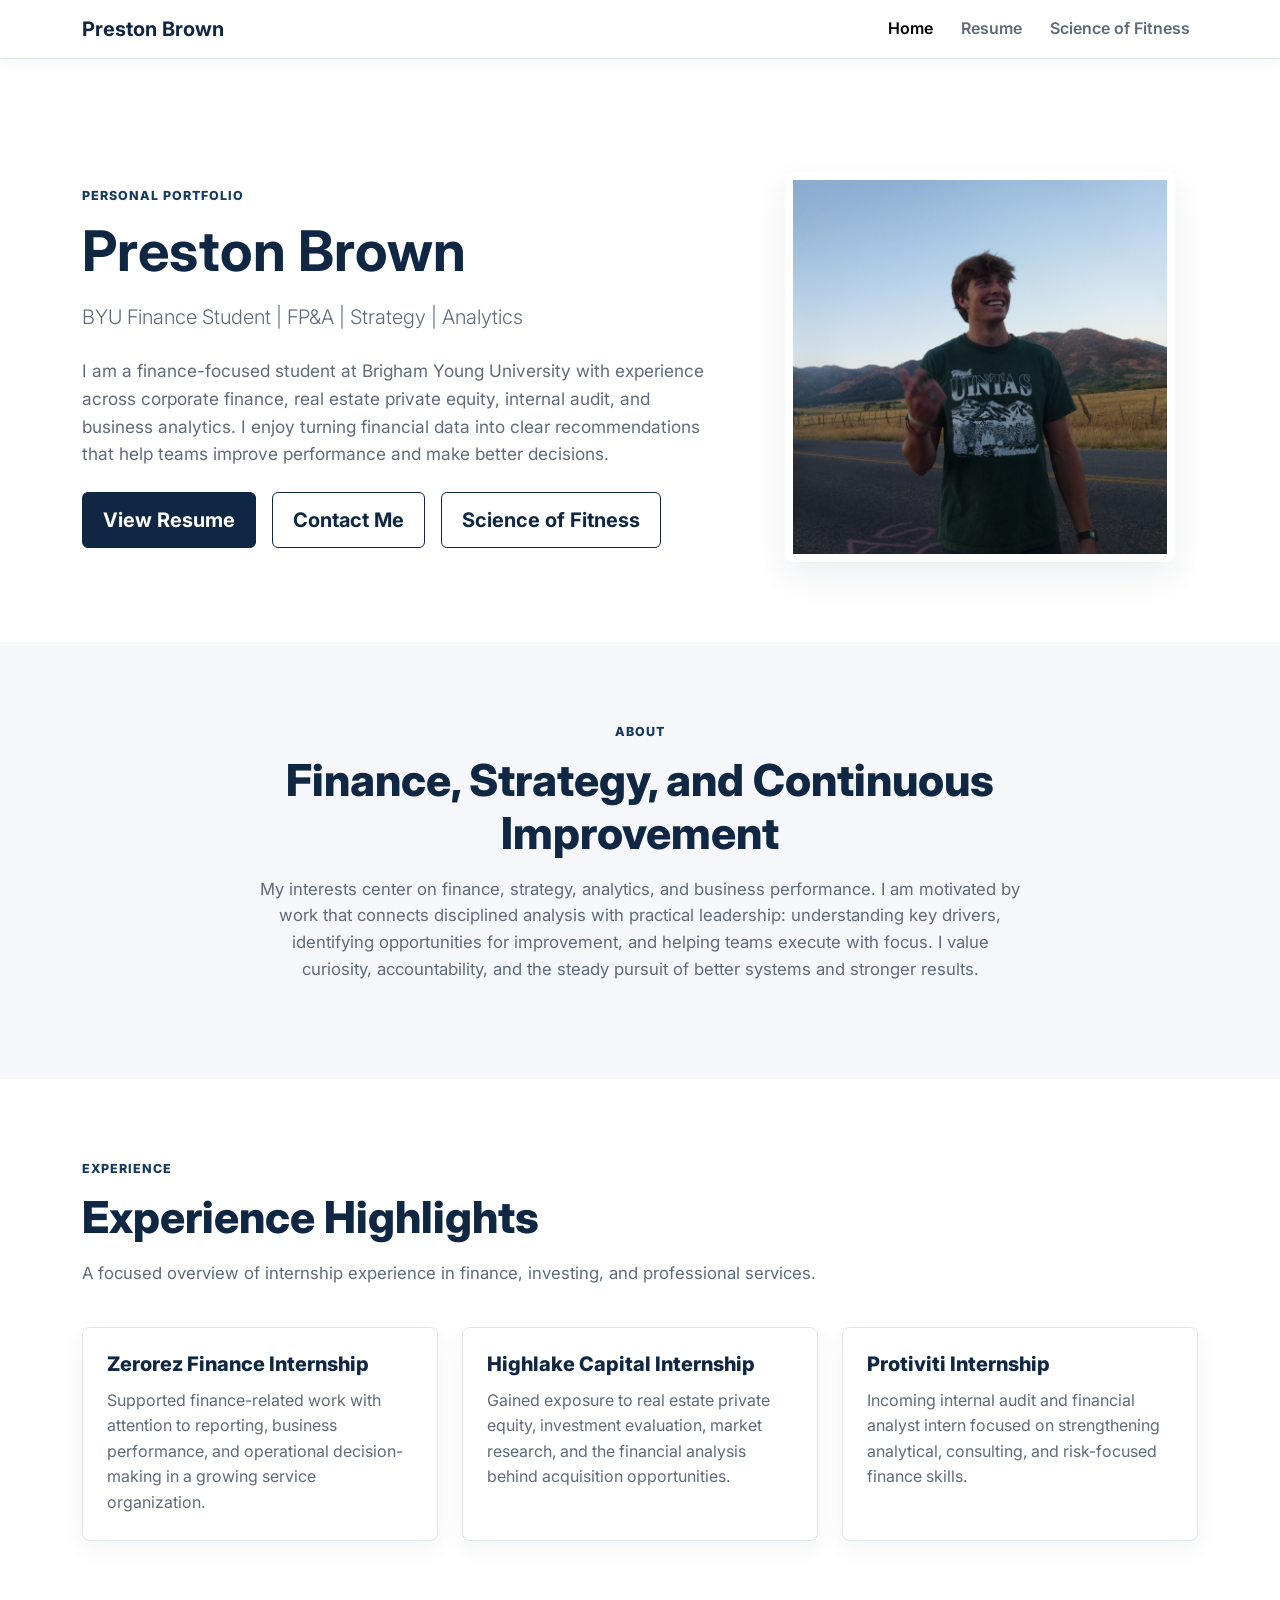
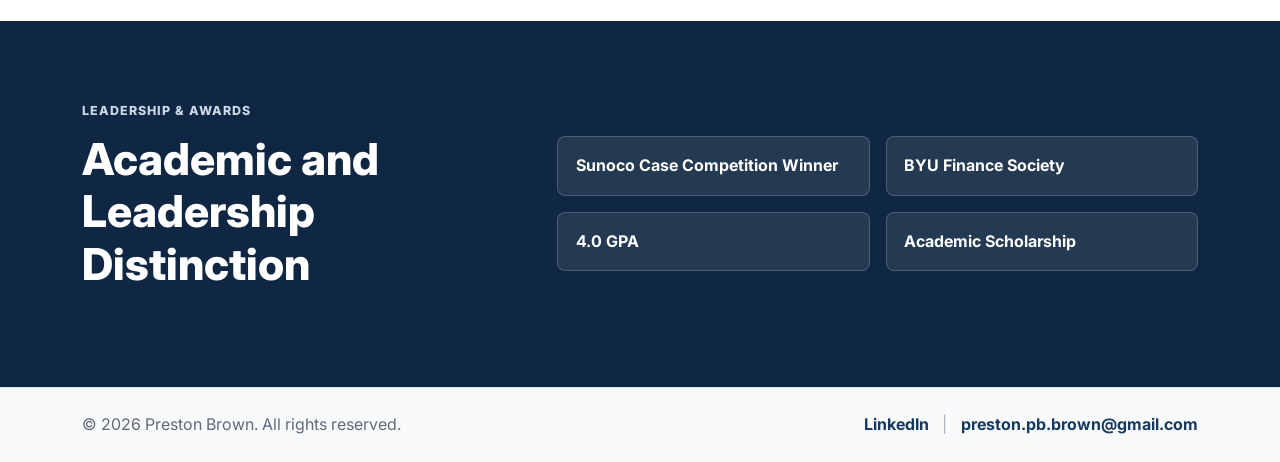
<file: index.html>
<!DOCTYPE html>
<html lang="en">
<head>
  <meta charset="UTF-8">
  <meta name="viewport" content="width=device-width, initial-scale=1.0">
  <meta name="description" content="Preston Brown is a BYU finance student focused on FP&A, strategy, analytics, and business performance.">
  <title>Preston Brown | BYU Finance Student</title>

  <!-- Google Font: Inter -->
  <link rel="preconnect" href="https://fonts.googleapis.com">
  <link rel="preconnect" href="https://fonts.gstatic.com" crossorigin>
  <link href="https://fonts.googleapis.com/css2?family=Inter:wght@400;500;600;700;800&display=swap" rel="stylesheet">

  <!-- Bootstrap 5 CSS -->
  <link href="https://cdn.jsdelivr.net/npm/bootstrap@5.3.3/dist/css/bootstrap.min.css" rel="stylesheet">

  <!-- Shared site stylesheet -->
  <link rel="stylesheet" href="css/styles.css">
</head>
<body>
  <!-- Main navigation -->
  <nav class="navbar navbar-expand-lg navbar-light bg-white fixed-top site-navbar">
    <div class="container">
      <a class="navbar-brand fw-bold" href="index.html">Preston Brown</a>
      <button class="navbar-toggler" type="button" data-bs-toggle="collapse" data-bs-target="#mainNav" aria-controls="mainNav" aria-expanded="false" aria-label="Toggle navigation">
        <span class="navbar-toggler-icon"></span>
      </button>

      <div class="collapse navbar-collapse" id="mainNav">
        <ul class="navbar-nav ms-auto">
          <li class="nav-item">
            <a class="nav-link active" aria-current="page" href="index.html">Home</a>
          </li>
          <li class="nav-item">
            <a class="nav-link" href="resume.html">Resume</a>
          </li>
          <li class="nav-item">
            <a class="nav-link" href="scratch/scratch.html">Science of Fitness</a>
          </li>
        </ul>
      </div>
    </div>
  </nav>

  <main>
    <!-- Hero section -->
    <section class="hero-section">
      <div class="container">
        <div class="row align-items-center g-5">
          <div class="col-lg-7">
            <p class="eyebrow">Personal Portfolio</p>
            <h1 class="display-4 fw-bold text-navy mb-3">Preston Brown</h1>
            <p class="lead text-slate mb-4">BYU Finance Student | FP&amp;A | Strategy | Analytics</p>
            <p class="hero-copy mb-4">
              I am a finance-focused student at Brigham Young University with experience across corporate finance,
              real estate private equity, internal audit, and business analytics. I enjoy turning financial data into
              clear recommendations that help teams improve performance and make better decisions.
            </p>
            <div class="d-flex flex-column flex-sm-row gap-3">
              <a class="btn btn-primary btn-lg" href="resume.html">View Resume</a>
              <a class="btn btn-outline-primary btn-lg" href="mailto:preston.pb.brown@gmail.com">Contact Me</a>
              <a class="btn btn-outline-primary btn-lg" href="scratch/scratch.html">Science of Fitness</a>
            </div>
          </div>
          <div class="col-lg-5 text-center">
            <img class="profile-photo img-fluid" src="assets/images/profile_photo.JPG" alt="Professional headshot of Preston Brown">
          </div>
        </div>
      </div>
    </section>

    <!-- About section -->
    <section class="section-padding bg-light-soft">
      <div class="container">
        <div class="row justify-content-center">
          <div class="col-lg-9 text-center">
            <p class="eyebrow">About</p>
            <h2 class="section-title">Finance, Strategy, and Continuous Improvement</h2>
            <p class="section-copy mx-auto">
              My interests center on finance, strategy, analytics, and business performance. I am motivated by work
              that connects disciplined analysis with practical leadership: understanding key drivers, identifying
              opportunities for improvement, and helping teams execute with focus. I value curiosity, accountability,
              and the steady pursuit of better systems and stronger results.
            </p>
          </div>
        </div>
      </div>
    </section>

    <!-- Experience highlights section -->
    <section class="section-padding">
      <div class="container">
        <div class="row mb-4">
          <div class="col-lg-8">
            <p class="eyebrow">Experience</p>
            <h2 class="section-title">Experience Highlights</h2>
            <p class="section-copy">
              A focused overview of internship experience in finance, investing, and professional services.
            </p>
          </div>
        </div>

        <div class="row g-4">
          <div class="col-md-6 col-lg-4">
            <article class="card h-100 highlight-card">
              <div class="card-body">
                <h3 class="card-title h5">Zerorez Finance Internship</h3>
                <p class="card-text">
                  Supported finance-related work with attention to reporting, business performance, and operational
                  decision-making in a growing service organization.
                </p>
              </div>
            </article>
          </div>

          <div class="col-md-6 col-lg-4">
            <article class="card h-100 highlight-card">
              <div class="card-body">
                <h3 class="card-title h5">Highlake Capital Internship</h3>
                <p class="card-text">
                  Gained exposure to real estate private equity, investment evaluation, market research, and the
                  financial analysis behind acquisition opportunities.
                </p>
              </div>
            </article>
          </div>

          <div class="col-md-6 col-lg-4">
            <article class="card h-100 highlight-card">
              <div class="card-body">
                <h3 class="card-title h5">Protiviti Internship</h3>
                <p class="card-text">
                  Incoming internal audit and financial analyst intern focused on strengthening analytical,
                  consulting, and risk-focused finance skills.
                </p>
              </div>
            </article>
          </div>
        </div>
      </div>
    </section>

    <!-- Leadership and awards section -->
    <section class="section-padding bg-navy text-white">
      <div class="container">
        <div class="row align-items-center g-4">
          <div class="col-lg-5">
            <p class="eyebrow eyebrow-light">Leadership &amp; Awards</p>
            <h2 class="section-title text-white">Academic and Leadership Distinction</h2>
          </div>
          <div class="col-lg-7">
            <div class="row g-3">
              <div class="col-sm-6">
                <div class="award-item">Sunoco Case Competition Winner</div>
              </div>
              <div class="col-sm-6">
                <div class="award-item">BYU Finance Society</div>
              </div>
              <div class="col-sm-6">
                <div class="award-item">4.0 GPA</div>
              </div>
              <div class="col-sm-6">
                <div class="award-item">Academic Scholarship</div>
              </div>
            </div>
          </div>
        </div>
      </div>
    </section>
  </main>

  <!-- Site footer -->
  <footer class="site-footer">
    <div class="container">
      <div class="row align-items-center gy-3">
        <div class="col-md-6">
          <p class="mb-0">&copy; 2026 Preston Brown. All rights reserved.</p>
        </div>
        <div class="col-md-6 text-md-end">
          <a href="https://www.linkedin.com/in/preston-brown-3116023a7/" target="_blank" rel="noopener">LinkedIn</a>
          <span class="footer-divider">|</span>
          <a href="mailto:preston.pb.brown@gmail.com">preston.pb.brown@gmail.com</a>
        </div>
      </div>
    </div>
  </footer>

  <!-- Bootstrap JavaScript bundle -->
  <script src="https://cdn.jsdelivr.net/npm/bootstrap@5.3.3/dist/js/bootstrap.bundle.min.js"></script>
  <script src="js/main.js"></script>
</body>
</html>
</file>
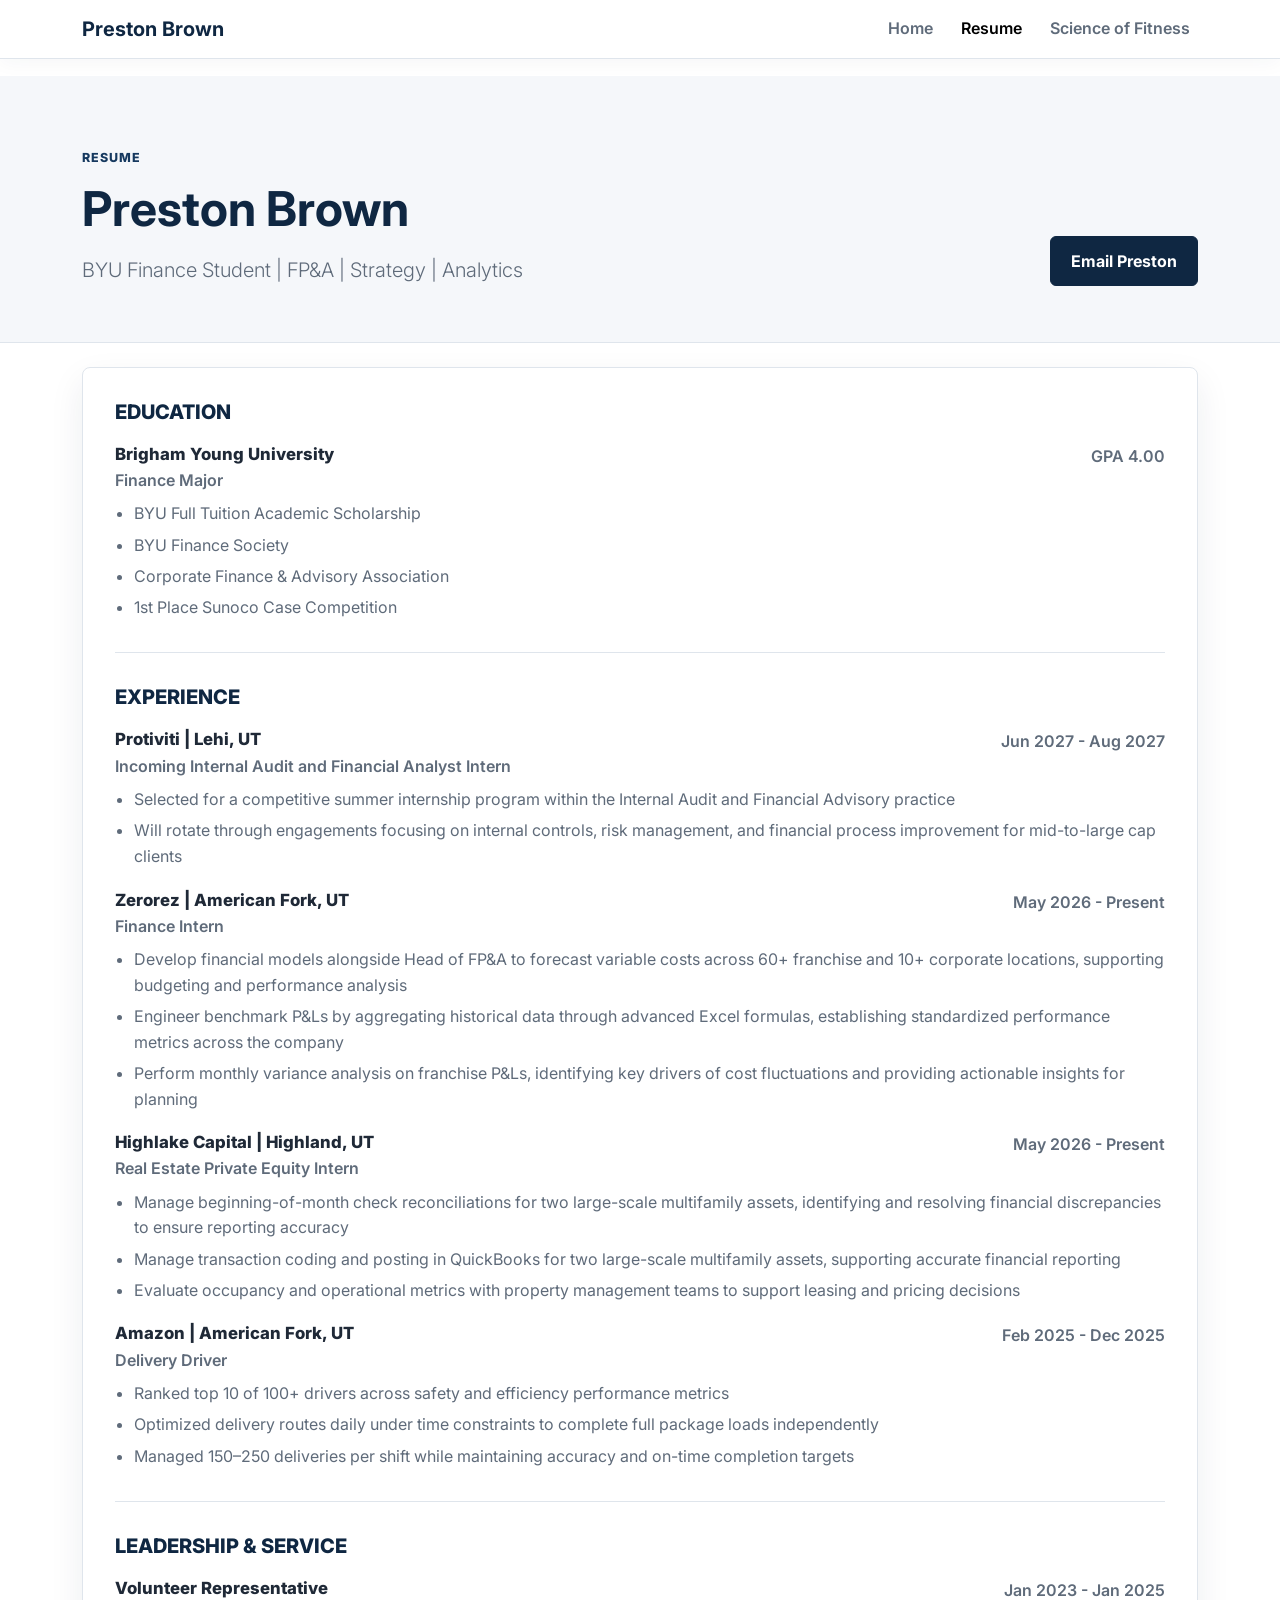
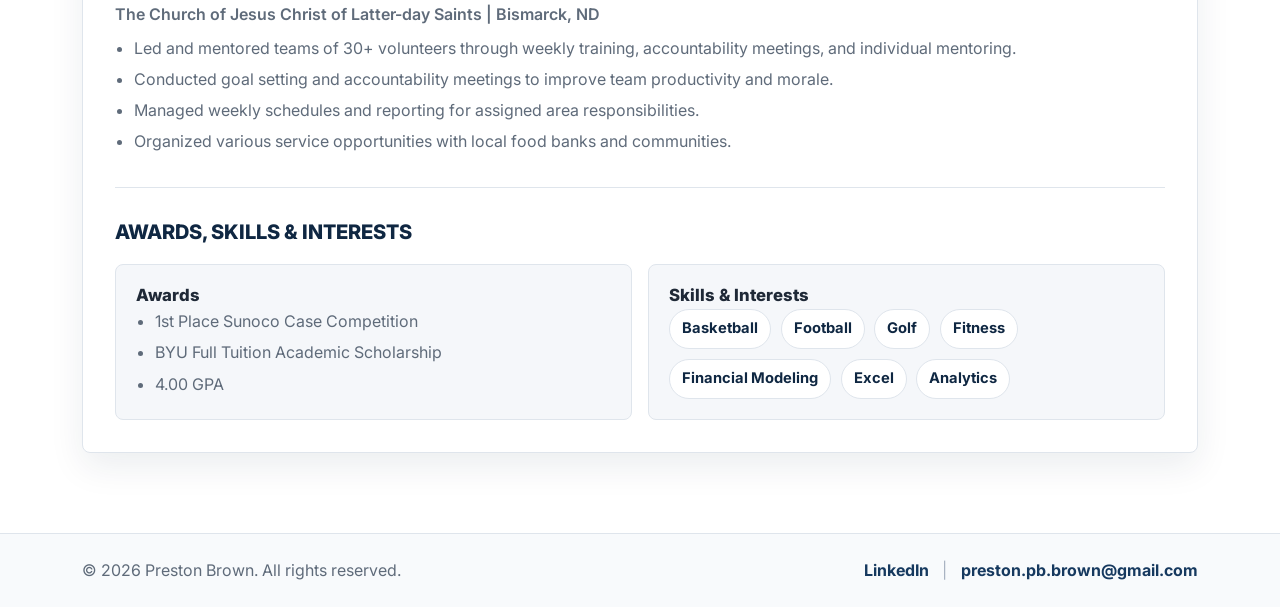
<file: resume.html>
<!DOCTYPE html>
<html lang="en">
<head>
  <meta charset="UTF-8">
  <meta name="viewport" content="width=device-width, initial-scale=1.0">
  <meta name="description" content="Resume for Preston Brown, BYU finance student focused on FP&A, strategy, and analytics.">
  <title>Resume | Preston Brown</title>

  <!-- Google Font: Inter -->
  <link rel="preconnect" href="https://fonts.googleapis.com">
  <link rel="preconnect" href="https://fonts.gstatic.com" crossorigin>
  <link href="https://fonts.googleapis.com/css2?family=Inter:wght@400;500;600;700;800&display=swap" rel="stylesheet">

  <!-- Bootstrap 5 CSS -->
  <link href="https://cdn.jsdelivr.net/npm/bootstrap@5.3.3/dist/css/bootstrap.min.css" rel="stylesheet">

  <!-- Shared site stylesheet -->
  <link rel="stylesheet" href="css/styles.css">
</head>
<body>
  <!-- Main navigation -->
  <nav class="navbar navbar-expand-lg navbar-light bg-white fixed-top site-navbar">
    <div class="container">
      <a class="navbar-brand fw-bold" href="index.html">Preston Brown</a>
      <button class="navbar-toggler" type="button" data-bs-toggle="collapse" data-bs-target="#mainNav" aria-controls="mainNav" aria-expanded="false" aria-label="Toggle navigation">
        <span class="navbar-toggler-icon"></span>
      </button>

      <div class="collapse navbar-collapse" id="mainNav">
        <ul class="navbar-nav ms-auto">
          <li class="nav-item">
            <a class="nav-link" href="index.html">Home</a>
          </li>
          <li class="nav-item">
            <a class="nav-link active" aria-current="page" href="resume.html">Resume</a>
          </li>
          <li class="nav-item">
            <a class="nav-link" href="scratch/scratch.html">Science of Fitness</a>
          </li>
        </ul>
      </div>
    </div>
  </nav>

  <main>
    <!-- Resume header -->
    <section class="resume-header">
      <div class="container">
        <div class="row align-items-end gy-4">
          <div class="col-lg-8">
            <p class="eyebrow">Resume</p>
            <h1 class="display-5 fw-bold text-navy mb-3">Preston Brown</h1>
            <p class="lead text-slate mb-0">BYU Finance Student | FP&amp;A | Strategy | Analytics</p>
          </div>
          <div class="col-lg-4 text-lg-end">
            <a class="btn btn-primary" href="mailto:preston.pb.brown@gmail.com">Email Preston</a>
          </div>
        </div>
      </div>
    </section>

    <!-- Resume content -->
    <section class="section-padding pt-4">
      <div class="container">
        <div class="resume-panel">
          <!-- Education section -->
          <section class="resume-section">
            <h2>Education</h2>
            <div class="resume-item">
              <div class="d-flex flex-column flex-md-row justify-content-between gap-2">
                <div>
                  <h3>Brigham Young University</h3>
                  <p class="resume-subtitle">Finance Major</p>
                </div>
                <p class="resume-meta">GPA 4.00</p>
              </div>
              <ul>
                <li>BYU Full Tuition Academic Scholarship</li>
                <li>BYU Finance Society</li>
                <li>Corporate Finance &amp; Advisory Association</li>
                <li>1st Place Sunoco Case Competition</li>
              </ul>
            </div>
          </section>

         <!-- Experience section -->
          <section class="resume-section">
            <h2>Experience</h2>

            <!-- Protiviti -->
            <div class="resume-item">
              <div class="d-flex flex-column flex-md-row justify-content-between gap-2">
                <div>
                  <h3>Protiviti | Lehi, UT</h3>
                  <p class="resume-subtitle">
                    Incoming Internal Audit and Financial Analyst Intern
                  </p>
                </div>
                <p class="resume-meta">Jun 2027 - Aug 2027</p>
              </div>

              <ul>
                <li>
                  Selected for a competitive summer internship program within
                  the Internal Audit and Financial Advisory practice
                </li>
                <li>
                  Will rotate through engagements focusing on internal controls,
                  risk management, and financial process improvement for
                  mid-to-large cap clients
                </li>
              </ul>
            </div>

            <!-- Zerorez -->
            <div class="resume-item">
              <div class="d-flex flex-column flex-md-row justify-content-between gap-2">
                <div>
                  <h3>Zerorez | American Fork, UT</h3>
                  <p class="resume-subtitle">Finance Intern</p>
                </div>
                <p class="resume-meta">May 2026 - Present</p>
              </div>

              <ul>
                <li>
                  Develop financial models alongside Head of FP&amp;A to
                  forecast variable costs across 60+ franchise and 10+
                  corporate locations, supporting budgeting and performance
                  analysis
                </li>
                <li>
                  Engineer benchmark P&amp;Ls by aggregating historical data
                  through advanced Excel formulas, establishing standardized
                  performance metrics across the company
                </li>
                <li>
                  Perform monthly variance analysis on franchise P&amp;Ls,
                  identifying key drivers of cost fluctuations and providing
                  actionable insights for planning
                </li>
              </ul>
            </div>

            <!-- Highlake Capital -->
            <div class="resume-item">
              <div class="d-flex flex-column flex-md-row justify-content-between gap-2">
                <div>
                  <h3>Highlake Capital | Highland, UT</h3>
                  <p class="resume-subtitle">
                    Real Estate Private Equity Intern
                  </p>
                </div>
                <p class="resume-meta">May 2026 - Present</p>
              </div>

              <ul>
                <li>
                  Manage beginning-of-month check reconciliations for two
                  large-scale multifamily assets, identifying and resolving
                  financial discrepancies to ensure reporting accuracy
                </li>
                <li>
                   Manage transaction coding and posting in QuickBooks for two
                   large-scale multifamily assets, supporting accurate financial
                   reporting
                </li>
                <li>
                  Evaluate occupancy and operational metrics with property
                  management teams to support leasing and pricing decisions
                </li>
              </ul>
            </div>

            <!-- Amazon -->
            <div class="resume-item">
              <div class="d-flex flex-column flex-md-row justify-content-between gap-2">
                <div>
                  <h3>Amazon | American Fork, UT</h3>
                  <p class="resume-subtitle">Delivery Driver</p>
                </div>
                <p class="resume-meta">Feb 2025 - Dec 2025</p>
              </div>

              <ul>
                <li>
                  Ranked top 10 of 100+ drivers across safety and efficiency
                  performance metrics
                </li>
                <li>
                  Optimized delivery routes daily under time constraints to
                  complete full package loads independently
                </li>
                <li>
                  Managed 150–250 deliveries per shift while maintaining
                  accuracy and on-time completion targets
                </li>
              </ul>
            </div>
          </section>

          <!-- Leadership and service section -->
          <section class="resume-section">
            <h2>Leadership &amp; Service</h2>
            <div class="resume-item">
              <div class="d-flex flex-column flex-md-row justify-content-between gap-2">
                <div>
                  <h3>Volunteer Representative</h3>
                  <p class="resume-subtitle">The Church of Jesus Christ of Latter-day Saints | Bismarck, ND</p>
                </div>
                <p class="resume-meta">Jan 2023 - Jan 2025</p>
              </div>
              <ul>
                <li>Led and mentored teams of 30+ volunteers through weekly training, accountability meetings, and individual mentoring.</li>
                <li>Conducted goal setting and accountability meetings to improve team productivity and morale.</li>
                <li>Managed weekly schedules and reporting for assigned area responsibilities.</li>
                <li>Organized various service opportunities with local food banks and communities.</li>
              </ul>
            </div>
          </section>

          <!-- Awards, skills, and interests section -->
          <section class="resume-section mb-0">
            <h2>Awards, Skills &amp; Interests</h2>
            <div class="row g-3">
              <div class="col-md-6">
                <div class="resume-list-card">
                  <h3>Awards</h3>
                  <ul>
                    <li>1st Place Sunoco Case Competition</li>
                    <li>BYU Full Tuition Academic Scholarship</li>
                    <li>4.00 GPA</li>
                  </ul>
                </div>
              </div>
              <div class="col-md-6">
                <div class="resume-list-card">
                  <h3>Skills &amp; Interests</h3>
                  <div class="tag-list">
                    <span>Basketball</span>
                    <span>Football</span>
                    <span>Golf</span>
                    <span>Fitness</span>
                    <span>Financial Modeling</span>
                    <span>Excel</span>
                    <span>Analytics</span>
                  </div>
                </div>
              </div>
            </div>
          </section>
        </div>
      </div>
    </section>
  </main>

  <!-- Site footer -->
  <footer class="site-footer">
    <div class="container">
      <div class="row align-items-center gy-3">
        <div class="col-md-6">
          <p class="mb-0">&copy; 2026 Preston Brown. All rights reserved.</p>
        </div>
        <div class="col-md-6 text-md-end">
          <a href="https://www.linkedin.com/in/preston-brown-3116023a7/" target="_blank" rel="noopener">LinkedIn</a>
          <span class="footer-divider">|</span>
          <a href="mailto:preston.pb.brown@gmail.com">preston.pb.brown@gmail.com</a>
        </div>
      </div>
    </div>
  </footer>

  <!-- Bootstrap JavaScript bundle -->
  <script src="https://cdn.jsdelivr.net/npm/bootstrap@5.3.3/dist/js/bootstrap.bundle.min.js"></script>
  <script src="js/main.js"></script>
</body>
</html>
</file>
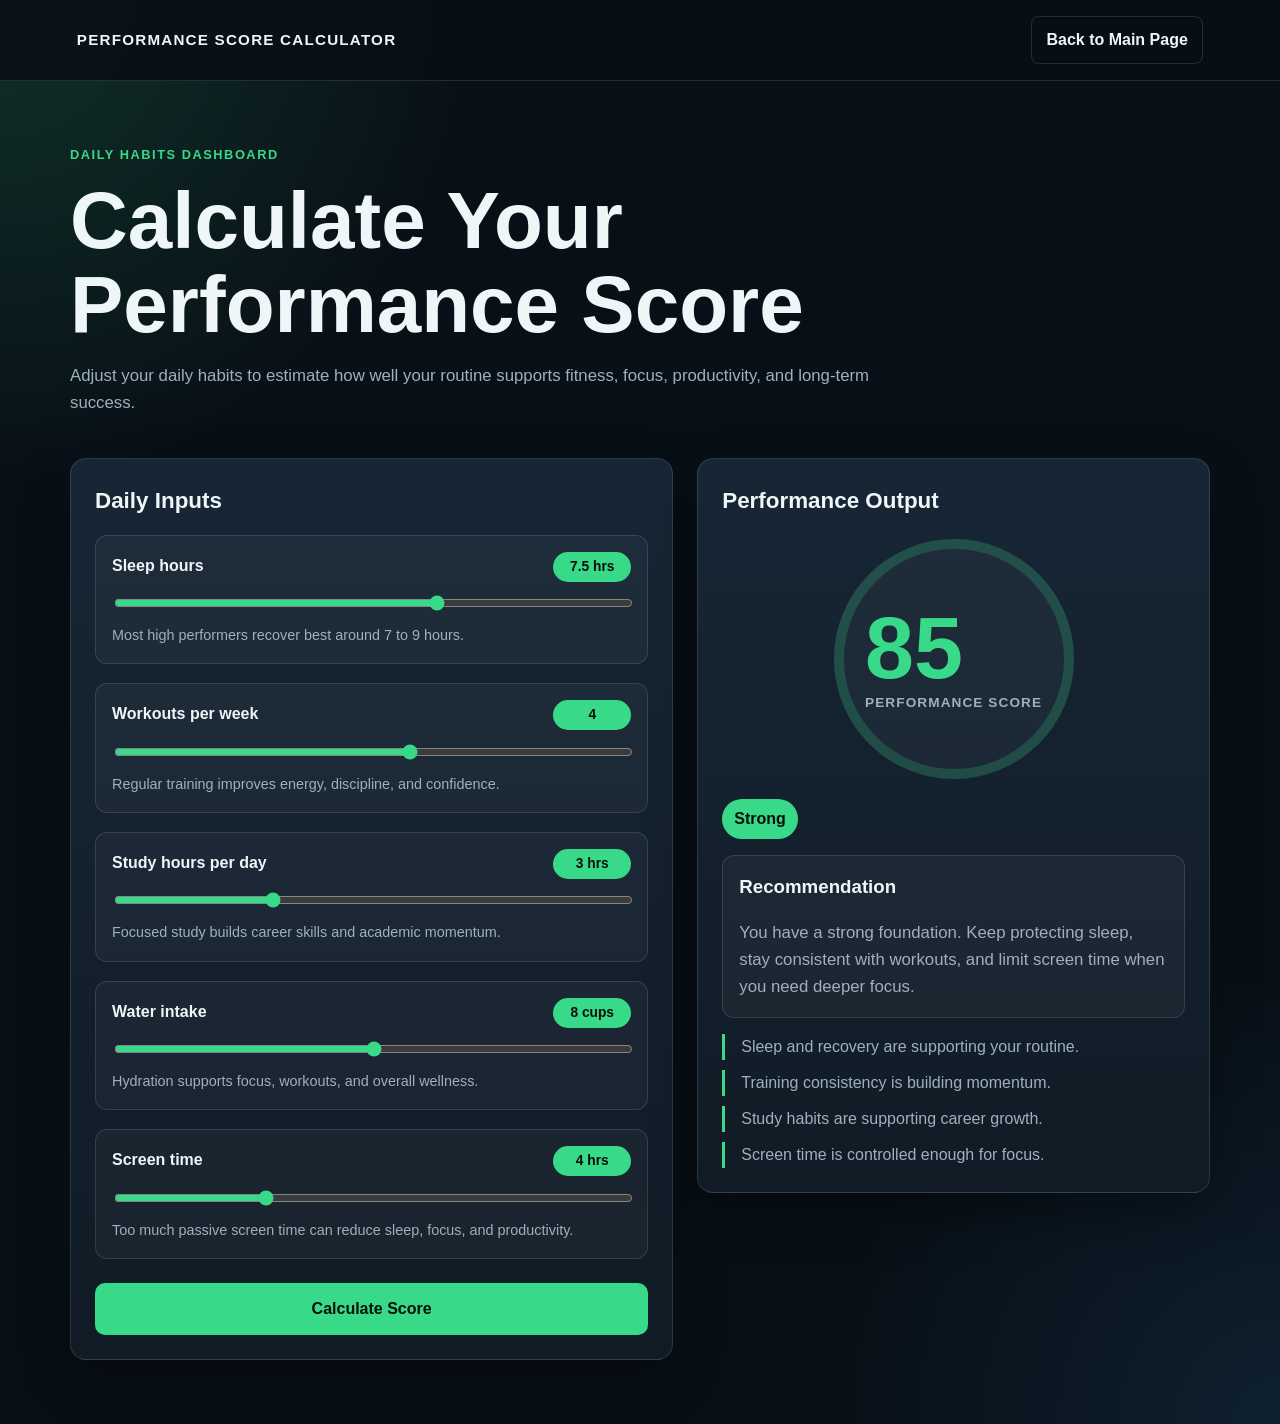
<file: scratch/app.html>
<!DOCTYPE html>
<html lang="en">
<head>
  <meta charset="UTF-8">
  <meta name="viewport" content="width=device-width, initial-scale=1.0">
  <meta name="description" content="Performance Score Calculator for daily fitness, study, and wellness habits.">
  <title>Science of Fitness</title>

  <style>
    /* Global design settings */
    :root {
      --background: #081017;
      --panel: #101b25;
      --panel-light: #172635;
      --text: #eef6f8;
      --muted: #9eb0bf;
      --line: rgba(255, 255, 255, 0.12);
      --accent: #39d98a;
      --accent-strong: #23b873;
      --warning: #f6c85f;
      --danger: #ff6b6b;
      --shadow: 0 20px 50px rgba(0, 0, 0, 0.35);
    }

    * {
      box-sizing: border-box;
    }

    body {
      margin: 0;
      min-height: 100vh;
      background:
        radial-gradient(circle at top left, rgba(57, 217, 138, 0.16), transparent 30rem),
        radial-gradient(circle at bottom right, rgba(57, 145, 217, 0.12), transparent 28rem),
        var(--background);
      color: var(--text);
      font-family: Arial, Helvetica, sans-serif;
      line-height: 1.6;
    }

    a {
      color: inherit;
    }

    /* Navigation */
    .top-nav {
      display: flex;
      align-items: center;
      justify-content: space-between;
      gap: 1rem;
      padding: 1rem 6%;
      border-bottom: 1px solid var(--line);
      background: rgba(8, 16, 23, 0.9);
      backdrop-filter: blur(10px);
    }

    .brand {
      font-size: 0.95rem;
      font-weight: 900;
      letter-spacing: 0.08em;
      text-transform: uppercase;
    }

    .nav-link {
      display: inline-flex;
      align-items: center;
      justify-content: center;
      min-height: 42px;
      padding: 0.65rem 0.9rem;
      color: var(--text);
      border: 1px solid var(--line);
      border-radius: 8px;
      font-weight: 800;
      text-decoration: none;
      transition: border-color 180ms ease, color 180ms ease, transform 180ms ease;
    }

    .nav-link:hover {
      color: var(--accent);
      border-color: var(--accent);
      transform: translateY(-2px);
    }

    /* Layout */
    .app-shell {
      display: grid;
      grid-template-columns: minmax(0, 1fr) minmax(320px, 0.85fr);
      gap: 1.5rem;
      max-width: 1180px;
      margin: 0 auto;
      padding: 4rem 1.25rem;
    }

    .intro {
      grid-column: 1 / -1;
      max-width: 820px;
    }

    .eyebrow {
      color: var(--accent);
      font-size: 0.8rem;
      font-weight: 900;
      letter-spacing: 0.12em;
      margin: 0 0 0.85rem;
      text-transform: uppercase;
    }

    h1,
    h2,
    h3,
    p {
      margin-top: 0;
    }

    h1 {
      max-width: 760px;
      margin-bottom: 1rem;
      font-size: clamp(2.4rem, 7vw, 5rem);
      line-height: 1.05;
    }

    h2 {
      margin-bottom: 1rem;
      font-size: 1.4rem;
    }

    p {
      color: var(--muted);
      font-size: 1.05rem;
    }

    .panel {
      background: linear-gradient(180deg, var(--panel-light), var(--panel));
      border: 1px solid var(--line);
      border-radius: 16px;
      box-shadow: var(--shadow);
      padding: 1.5rem;
    }

    /* Form controls */
    .calculator-form {
      display: grid;
      gap: 1.2rem;
    }

    .control-card {
      padding: 1rem;
      background: rgba(255, 255, 255, 0.035);
      border: 1px solid var(--line);
      border-radius: 12px;
      transition: border-color 180ms ease, transform 180ms ease;
    }

    .control-card:hover {
      border-color: rgba(57, 217, 138, 0.55);
      transform: translateY(-2px);
    }

    .control-header {
      display: flex;
      align-items: baseline;
      justify-content: space-between;
      gap: 1rem;
      margin-bottom: 0.7rem;
    }

    label {
      color: var(--text);
      font-weight: 800;
    }

    .value-pill {
      min-width: 78px;
      padding: 0.25rem 0.55rem;
      color: #06100b;
      background: var(--accent);
      border-radius: 999px;
      font-size: 0.86rem;
      font-weight: 900;
      text-align: center;
    }

    input[type="range"] {
      width: 100%;
      accent-color: var(--accent);
      cursor: pointer;
    }

    .helper-text {
      margin: 0.35rem 0 0;
      color: var(--muted);
      font-size: 0.9rem;
    }

    .calculate-button {
      min-height: 52px;
      margin-top: 0.3rem;
      color: #06100b;
      background: var(--accent);
      border: 0;
      border-radius: 10px;
      cursor: pointer;
      font-size: 1rem;
      font-weight: 900;
      transition: background-color 180ms ease, transform 180ms ease, box-shadow 180ms ease;
    }

    .calculate-button:hover {
      background: var(--accent-strong);
      box-shadow: 0 12px 30px rgba(57, 217, 138, 0.22);
      transform: translateY(-2px);
    }

    /* Results panel */
    .results-panel {
      position: sticky;
      top: 1.5rem;
      align-self: start;
    }

    .score-circle {
      display: grid;
      place-items: center;
      width: min(240px, 70vw);
      height: min(240px, 70vw);
      margin: 1.25rem auto;
      border: 10px solid rgba(57, 217, 138, 0.2);
      border-radius: 50%;
      background: rgba(255, 255, 255, 0.035);
    }

    .score-number {
      color: var(--accent);
      font-size: clamp(3.5rem, 10vw, 5.5rem);
      font-weight: 900;
      line-height: 1;
    }

    .score-label {
      color: var(--muted);
      font-size: 0.85rem;
      font-weight: 800;
      letter-spacing: 0.08em;
      text-transform: uppercase;
    }

    .level-badge {
      display: inline-flex;
      margin-bottom: 1rem;
      padding: 0.45rem 0.75rem;
      color: #06100b;
      background: var(--accent);
      border-radius: 999px;
      font-weight: 900;
    }

    .recommendation {
      padding: 1rem;
      background: rgba(255, 255, 255, 0.04);
      border: 1px solid var(--line);
      border-radius: 12px;
    }

    .recommendation p {
      margin-bottom: 0;
    }

    .mini-list {
      display: grid;
      gap: 0.65rem;
      margin: 1rem 0 0;
      padding: 0;
      list-style: none;
    }

    .mini-list li {
      color: var(--muted);
      padding-left: 1rem;
      border-left: 3px solid var(--accent);
    }

    /* Responsive design */
    @media (max-width: 900px) {
      .app-shell {
        grid-template-columns: 1fr;
        padding-top: 3rem;
      }

      .results-panel {
        position: static;
      }
    }

    @media (max-width: 600px) {
      .top-nav {
        align-items: flex-start;
        flex-direction: column;
        padding: 1rem;
      }

      .nav-link {
        width: 100%;
      }

      .app-shell {
        padding: 2.5rem 1rem;
      }

      .panel {
        padding: 1rem;
      }

      .control-header {
        align-items: flex-start;
        flex-direction: column;
      }
    }
  </style>
</head>
<body>
  <nav class="top-nav" aria-label="App navigation">
    <div class="brand">Performance Score Calculator</div>
    <a class="nav-link" href="scratch.html">Back to Main Page</a>
  </nav>

  <main class="app-shell">
    <section class="intro" aria-labelledby="page-title">
      <p class="eyebrow">Daily Habits Dashboard</p>
      <h1 id="page-title">Calculate Your Performance Score</h1>
      <p>
        Adjust your daily habits to estimate how well your routine supports fitness, focus, productivity,
        and long-term success.
      </p>
    </section>

    <section class="panel" aria-labelledby="inputs-title">
      <h2 id="inputs-title">Daily Inputs</h2>

      <form class="calculator-form" id="performanceForm">
        <div class="control-card">
          <div class="control-header">
            <label for="sleep">Sleep hours</label>
            <span class="value-pill" id="sleepValue">7.5 hrs</span>
          </div>
          <input id="sleep" type="range" min="0" max="12" step="0.5" value="7.5">
          <p class="helper-text">Most high performers recover best around 7 to 9 hours.</p>
        </div>

        <div class="control-card">
          <div class="control-header">
            <label for="workouts">Workouts per week</label>
            <span class="value-pill" id="workoutsValue">4</span>
          </div>
          <input id="workouts" type="range" min="0" max="7" step="1" value="4">
          <p class="helper-text">Regular training improves energy, discipline, and confidence.</p>
        </div>

        <div class="control-card">
          <div class="control-header">
            <label for="study">Study hours per day</label>
            <span class="value-pill" id="studyValue">3 hrs</span>
          </div>
          <input id="study" type="range" min="0" max="10" step="0.5" value="3">
          <p class="helper-text">Focused study builds career skills and academic momentum.</p>
        </div>

        <div class="control-card">
          <div class="control-header">
            <label for="water">Water intake</label>
            <span class="value-pill" id="waterValue">8 cups</span>
          </div>
          <input id="water" type="range" min="0" max="16" step="1" value="8">
          <p class="helper-text">Hydration supports focus, workouts, and overall wellness.</p>
        </div>

        <div class="control-card">
          <div class="control-header">
            <label for="screen">Screen time</label>
            <span class="value-pill" id="screenValue">4 hrs</span>
          </div>
          <input id="screen" type="range" min="0" max="14" step="0.5" value="4">
          <p class="helper-text">Too much passive screen time can reduce sleep, focus, and productivity.</p>
        </div>

        <button class="calculate-button" type="submit">Calculate Score</button>
      </form>
    </section>

    <aside class="panel results-panel" aria-labelledby="results-title">
      <h2 id="results-title">Performance Output</h2>

      <div class="score-circle" aria-live="polite">
        <div>
          <div class="score-number" id="scoreOutput">82</div>
          <div class="score-label">Performance Score</div>
        </div>
      </div>

      <span class="level-badge" id="levelOutput">Strong</span>

      <div class="recommendation">
        <h3>Recommendation</h3>
        <p id="recommendationOutput">
          You have a strong foundation. Keep protecting sleep, stay consistent with workouts, and limit screen time
          when you need deeper focus.
        </p>
      </div>

      <ul class="mini-list" id="habitSummary">
        <li>Sleep and recovery are supporting your routine.</li>
        <li>Training consistency is building momentum.</li>
        <li>Focus habits can still improve with better screen boundaries.</li>
      </ul>
    </aside>
  </main>

  <script>
    // Select form inputs and output elements.
    const form = document.getElementById("performanceForm");
    const inputs = {
      sleep: document.getElementById("sleep"),
      workouts: document.getElementById("workouts"),
      study: document.getElementById("study"),
      water: document.getElementById("water"),
      screen: document.getElementById("screen")
    };

    const valueLabels = {
      sleep: document.getElementById("sleepValue"),
      workouts: document.getElementById("workoutsValue"),
      study: document.getElementById("studyValue"),
      water: document.getElementById("waterValue"),
      screen: document.getElementById("screenValue")
    };

    const scoreOutput = document.getElementById("scoreOutput");
    const levelOutput = document.getElementById("levelOutput");
    const recommendationOutput = document.getElementById("recommendationOutput");
    const habitSummary = document.getElementById("habitSummary");

    // Keep visible value labels in sync with slider values.
    function updateValueLabels() {
      valueLabels.sleep.textContent = `${inputs.sleep.value} hrs`;
      valueLabels.workouts.textContent = inputs.workouts.value;
      valueLabels.study.textContent = `${inputs.study.value} hrs`;
      valueLabels.water.textContent = `${inputs.water.value} cups`;
      valueLabels.screen.textContent = `${inputs.screen.value} hrs`;
    }

    // Convert each habit into a weighted score out of 100.
    function calculateScore() {
      const sleep = Number(inputs.sleep.value);
      const workouts = Number(inputs.workouts.value);
      const study = Number(inputs.study.value);
      const water = Number(inputs.water.value);
      const screen = Number(inputs.screen.value);

      const sleepScore = Math.max(0, 100 - Math.abs(8 - sleep) * 16);
      const workoutScore = Math.min(100, (workouts / 5) * 100);
      const studyScore = Math.min(100, (study / 4) * 100);
      const waterScore = Math.max(0, 100 - Math.abs(8 - water) * 8);
      const screenScore = Math.max(0, 100 - Math.max(0, screen - 2) * 10);

      const total =
        sleepScore * 0.25 +
        workoutScore * 0.2 +
        studyScore * 0.2 +
        waterScore * 0.15 +
        screenScore * 0.2;

      return Math.round(Math.max(0, Math.min(100, total)));
    }

    // Determine the performance level from the final score.
    function getLevel(score) {
      if (score >= 90) return "Elite";
      if (score >= 75) return "Strong";
      if (score >= 55) return "Average";
      return "Needs Improvement";
    }

    // Build a recommendation based on the user's weakest habits.
    function getRecommendation(score, level) {
      const sleep = Number(inputs.sleep.value);
      const workouts = Number(inputs.workouts.value);
      const study = Number(inputs.study.value);
      const water = Number(inputs.water.value);
      const screen = Number(inputs.screen.value);

      if (level === "Elite") {
        return "Your routine is excellent. Maintain your recovery, training, and focus habits while making small improvements each week.";
      }

      if (sleep < 7) {
        return "Your biggest opportunity is recovery. Add a consistent bedtime and aim for at least 7 hours of sleep to improve energy and focus.";
      }

      if (workouts < 3) {
        return "Increase training consistency. Start with three workouts per week to build discipline, energy, and confidence.";
      }

      if (study < 2) {
        return "Your focus routine needs more structure. Try scheduling two protected study blocks each day before entertainment or scrolling.";
      }

      if (water < 6) {
        return "Hydration is holding the score back. Keep water nearby and aim for at least 6 to 8 cups throughout the day.";
      }

      if (screen > 6) {
        return "Screen time is likely lowering productivity. Set app limits or create phone-free blocks for studying, training, and sleep.";
      }

      if (score >= 75) {
        return "You have a strong foundation. Keep protecting sleep, stay consistent with workouts, and limit screen time when you need deeper focus.";
      }

      return "Build from the basics: sleep more consistently, train several times per week, hydrate, and reduce passive screen time.";
    }

    // Add quick bullet feedback so the result feels personalized.
    function updateHabitSummary() {
      const sleep = Number(inputs.sleep.value);
      const workouts = Number(inputs.workouts.value);
      const study = Number(inputs.study.value);
      const screen = Number(inputs.screen.value);

      const items = [
        sleep >= 7 ? "Sleep and recovery are supporting your routine." : "Sleep is below the recommended performance range.",
        workouts >= 3 ? "Training consistency is building momentum." : "More weekly workouts would improve discipline and energy.",
        study >= 2 ? "Study habits are supporting career growth." : "More focused study time would strengthen productivity.",
        screen <= 5 ? "Screen time is controlled enough for focus." : "Screen time is high and may be crowding out recovery or deep work."
      ];

      habitSummary.innerHTML = items.map((item) => `<li>${item}</li>`).join("");
    }

    // Refresh the score, level, recommendation, and summary output.
    function updateResults() {
      const score = calculateScore();
      const level = getLevel(score);

      scoreOutput.textContent = score;
      levelOutput.textContent = level;
      recommendationOutput.textContent = getRecommendation(score, level);
      updateHabitSummary();
    }

    // Update labels as sliders move, then calculate when the button is clicked.
    Object.values(inputs).forEach((input) => {
      input.addEventListener("input", updateValueLabels);
    });

    form.addEventListener("submit", function (event) {
      event.preventDefault();
      updateValueLabels();
      updateResults();
    });

    // Initialize the app with the default values.
    updateValueLabels();
    updateResults();
  </script>
</body>
</html>
</file>
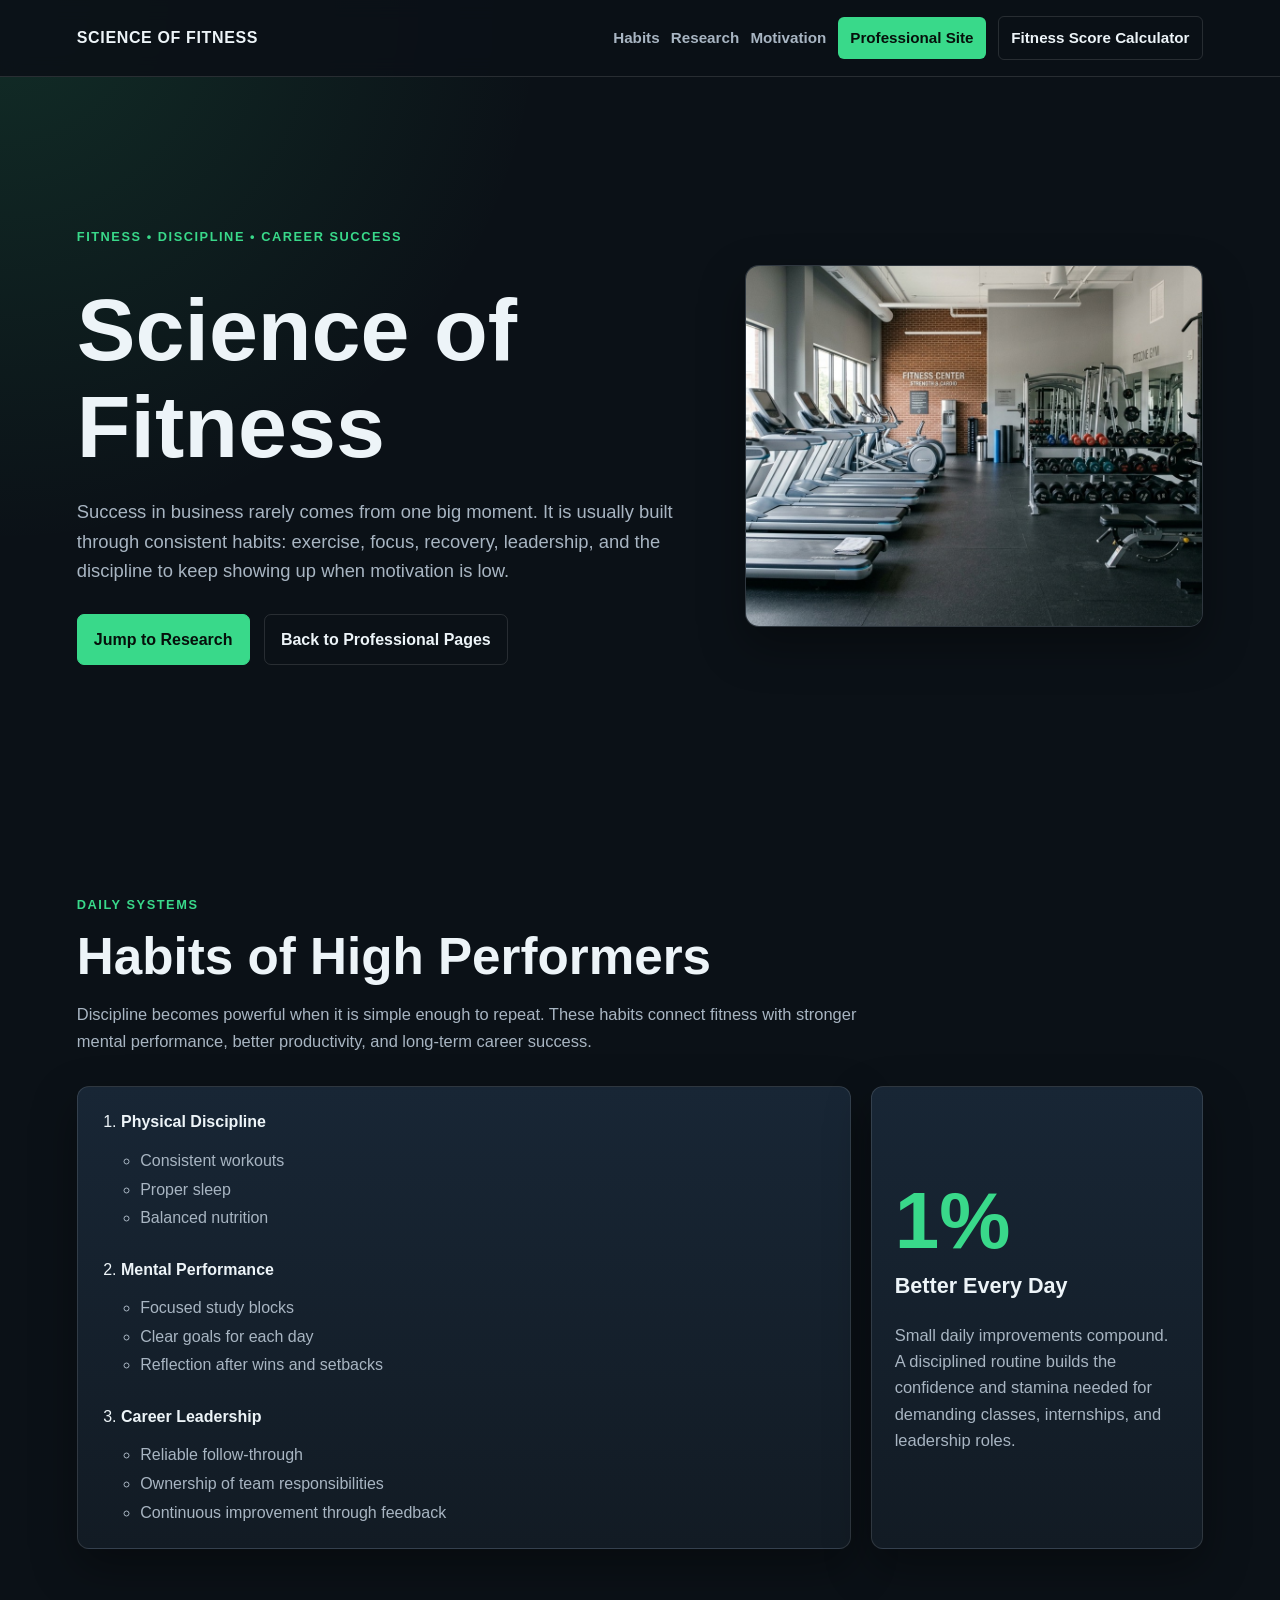
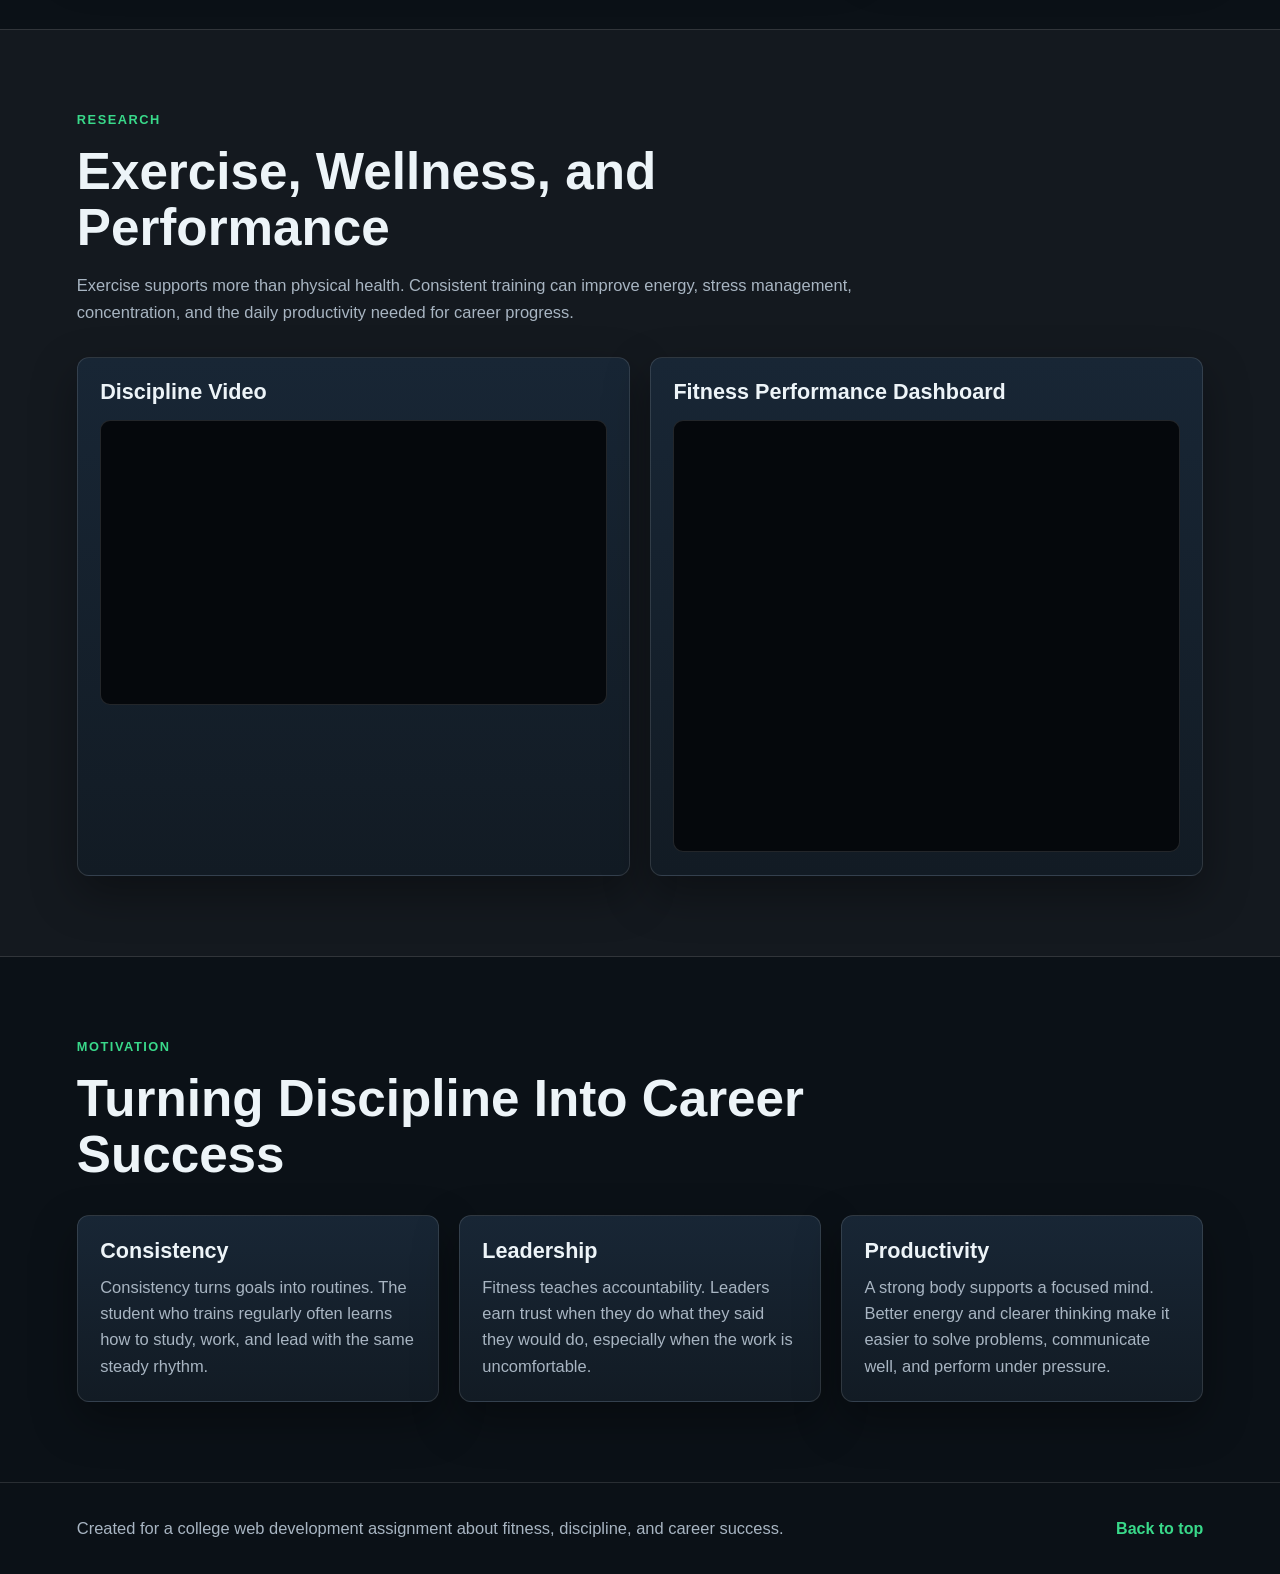
<file: scratch/scratch.html>
<!DOCTYPE html>
<html lang="en">
<head>
  <meta charset="UTF-8">
  <meta name="viewport" content="width=device-width, initial-scale=1.0">
  <meta name="description" content="Science of Fitness: a scratch page about fitness, discipline, and career success.">
  <title>Science of Fitness</title>

  <!-- Custom linked stylesheet for this scratch page -->
  <link rel="stylesheet" href="scratch.css">
</head>
<body id="top">
  <!-- Site navigation -->
  <nav class="site-nav" aria-label="Scratch page navigation">
    <div class="nav-brand">Science of Fitness</div>
    <div class="nav-links">
      <a href="#habits">Habits</a>
      <a href="#research">Research</a>
      <a href="#motivation">Motivation</a>
      <a class="nav-button" href="../index.html">Professional Site</a>
      <a class="nav-button secondary" href="app.html">Fitness Score Calculator</a>
    </div>
  </nav>

  <main>
    <!-- Hero section with anchor button -->
    <section class="hero-section">
      <div class="hero-content">
        <p class="eyebrow">Fitness • Discipline • Career Success</p>
        <h1>Science of Fitness</h1>
        <p>
          Success in business rarely comes from one big moment. It is usually built through consistent habits:
          exercise, focus, recovery, leadership, and the discipline to keep showing up when motivation is low.
        </p>
        <div class="button-group">
          <a class="button" href="#research">Jump to Research</a>
          <a class="button outline" href="../index.html">Back to Professional Pages</a>
        </div>
      </div>

      <div class="hero-image-card">
        <img src="../assets/images/fitness.jpg" alt="Athlete training in a gym environment">
      </div>
    </section>

    <!-- Habits section with ordered list and embedded unordered lists -->
    <section id="habits" class="content-section">
      <div class="section-heading">
        <p class="eyebrow">Daily Systems</p>
        <h2>Habits of High Performers</h2>
        <p>
          Discipline becomes powerful when it is simple enough to repeat. These habits connect fitness with
          stronger mental performance, better productivity, and long-term career success.
        </p>
      </div>

      <div class="card-grid">
        <article class="card wide-card">
          <ol class="nested-list">
            <li>
              <strong>Physical Discipline</strong>
              <ul>
                <li>Consistent workouts</li>
                <li>Proper sleep</li>
                <li>Balanced nutrition</li>
              </ul>
            </li>
            <li>
              <strong>Mental Performance</strong>
              <ul>
                <li>Focused study blocks</li>
                <li>Clear goals for each day</li>
                <li>Reflection after wins and setbacks</li>
              </ul>
            </li>
            <li>
              <strong>Career Leadership</strong>
              <ul>
                <li>Reliable follow-through</li>
                <li>Ownership of team responsibilities</li>
                <li>Continuous improvement through feedback</li>
              </ul>
            </li>
          </ol>
        </article>

        <article class="card stat-card">
          <span class="stat-number">1%</span>
          <h3>Better Every Day</h3>
          <p>
            Small daily improvements compound. A disciplined routine builds the confidence and stamina needed
            for demanding classes, internships, and leadership roles.
          </p>
        </article>
      </div>
    </section>

    <!-- Research section with video and Tableau visualization -->
    <section id="research" class="content-section accent-section">
      <div class="section-heading">
        <p class="eyebrow">Research</p>
        <h2>Exercise, Wellness, and Performance</h2>
        <p>
          Exercise supports more than physical health. Consistent training can improve energy, stress management,
          concentration, and the daily productivity needed for career progress.
        </p>
      </div>

      <div class="media-grid">
        <div class="media-panel">
          <h3>Discipline Video</h3>
          <div class="video-frame">
            <iframe
              src="https://www.youtube.com/embed/37UhELFvPec?si=8BidC4sDnbZc12eM"
              title="Fitness and discipline video"
              allow="accelerometer; autoplay; clipboard-write; encrypted-media; gyroscope; picture-in-picture; web-share"
              allowfullscreen>
            </iframe>
          </div>
        </div>

        <div class="media-panel">
          <h3>Fitness Performance Dashboard</h3>
          <div class="tableau-wrapper">
            <div class="tableauPlaceholder" id="viz1781660074698" style="position: relative">
              <noscript>
                <a href="#">
                  <img alt="Fitness Performance Dashboard " src="https://public.tableau.com/static/images/Fi/FitnessDashboard_16850315127050/Dashboard1/1_rss.png" style="border: none">
                </a>
              </noscript>
              <object class="tableauViz" style="display:none;">
                <param name="host_url" value="https%3A%2F%2Fpublic.tableau.com%2F">
                <param name="embed_code_version" value="3">
                <param name="site_root" value="">
                <param name="name" value="FitnessDashboard_16850315127050/Dashboard1">
                <param name="tabs" value="no">
                <param name="toolbar" value="yes">
                <param name="static_image" value="https://public.tableau.com/static/images/Fi/FitnessDashboard_16850315127050/Dashboard1/1.png">
                <param name="animate_transition" value="yes">
                <param name="display_static_image" value="yes">
                <param name="display_spinner" value="yes">
                <param name="display_overlay" value="yes">
                <param name="display_count" value="yes">
                <param name="language" value="en-US">
              </object>
            </div>
          </div>
        </div>
      </div>
    </section>

    <!-- Motivation section -->
    <section id="motivation" class="content-section">
      <div class="section-heading">
        <p class="eyebrow">Motivation</p>
        <h2>Turning Discipline Into Career Success</h2>
      </div>

      <div class="card-grid three-columns">
        <article class="card">
          <h3>Consistency</h3>
          <p>
            Consistency turns goals into routines. The student who trains regularly often learns how to study,
            work, and lead with the same steady rhythm.
          </p>
        </article>

        <article class="card">
          <h3>Leadership</h3>
          <p>
            Fitness teaches accountability. Leaders earn trust when they do what they said they would do,
            especially when the work is uncomfortable.
          </p>
        </article>

        <article class="card">
          <h3>Productivity</h3>
          <p>
            A strong body supports a focused mind. Better energy and clearer thinking make it easier to solve
            problems, communicate well, and perform under pressure.
          </p>
        </article>
      </div>
    </section>
  </main>

  <!-- Page footer -->
  <footer class="page-footer">
    <p>Created for a college web development assignment about fitness, discipline, and career success.</p>
    <a href="#top" aria-label="Back to top">Back to top</a>
  </footer>
  <script>
    var divElement = document.getElementById("viz1781660074698");
    var vizElement = divElement.getElementsByTagName("object")[0];
    if (divElement.offsetWidth > 800) {
      vizElement.style.width = "1366px";
      vizElement.style.height = "795px";
    } else if (divElement.offsetWidth > 500) {
      vizElement.style.width = "1366px";
      vizElement.style.height = "795px";
    } else {
      vizElement.style.width = "100%";
      vizElement.style.height = "1977px";
    }
    var scriptElement = document.createElement("script");
    scriptElement.src = "https://public.tableau.com/javascripts/api/viz_v1.js";
    vizElement.parentNode.insertBefore(scriptElement, vizElement);
  </script>
</body>
</html>
</file>
<file: css/styles.css>
/* Global design tokens */
:root {
  --navy: #0f2742;
  --navy-soft: #16395f;
  --slate: #5f6b7a;
  --light-gray: #f5f7fa;
  --border: #dfe5ec;
  --white: #ffffff;
  --shadow: 0 14px 35px rgba(15, 39, 66, 0.08);
}

/* Base page styles */
html {
  scroll-behavior: smooth;
}

body {
  color: #1f2937;
  background: var(--white);
  font-family: "Inter", Arial, sans-serif;
  line-height: 1.6;
  padding-top: 76px;
}

a {
  color: var(--navy-soft);
  text-decoration: none;
}

a:hover {
  color: var(--navy);
  text-decoration: underline;
}

/* Navigation */
.site-navbar {
  border-bottom: 1px solid var(--border);
  box-shadow: 0 4px 18px rgba(15, 39, 66, 0.04);
}

.navbar-brand {
  color: var(--navy);
  letter-spacing: 0;
}

.nav-link {
  color: var(--slate);
  font-weight: 600;
  margin-left: 0.75rem;
}

.nav-link:hover,
.nav-link.active {
  color: var(--navy);
}

/* Shared utilities */
.text-navy {
  color: var(--navy);
}

.text-slate {
  color: var(--slate);
}

.bg-light-soft {
  background: var(--light-gray);
}

.bg-navy {
  background: var(--navy);
}

.section-padding {
  padding: 5rem 0;
}

.section-title {
  color: var(--navy);
  font-size: clamp(2rem, 4vw, 2.75rem);
  font-weight: 800;
  margin-bottom: 1rem;
}

.section-copy {
  color: var(--slate);
  font-size: 1.05rem;
  max-width: 760px;
}

.eyebrow {
  color: var(--navy-soft);
  font-size: 0.78rem;
  font-weight: 800;
  letter-spacing: 0.08em;
  margin-bottom: 0.75rem;
  text-transform: uppercase;
}

.eyebrow-light {
  color: #c9d7e8;
}

/* Buttons */
.btn {
  border-radius: 6px;
  font-weight: 700;
  padding: 0.75rem 1.25rem;
}

.btn-primary {
  background: var(--navy);
  border-color: var(--navy);
}

.btn-primary:hover,
.btn-primary:focus {
  background: var(--navy-soft);
  border-color: var(--navy-soft);
}

.btn-outline-primary {
  color: var(--navy);
  border-color: var(--navy);
}

.btn-outline-primary:hover,
.btn-outline-primary:focus {
  background: var(--navy);
  border-color: var(--navy);
}

/* Home page */
.hero-section {
  padding: 6rem 0 5rem;
}

.hero-copy {
  color: var(--slate);
  font-size: 1.08rem;
  max-width: 680px;
}

.profile-photo {
  aspect-ratio: 1 / 1;
  border: 8px solid var(--white);
  border-radius: 8px;
  box-shadow: var(--shadow);
  max-width: 390px;
  object-fit: cover;
  width: 100%;
}

.highlight-card {
  border: 1px solid var(--border);
  border-radius: 8px;
  box-shadow: 0 8px 24px rgba(15, 39, 66, 0.05);
  transition: box-shadow 180ms ease, transform 180ms ease;
}

.highlight-card:hover {
  box-shadow: var(--shadow);
  transform: translateY(-4px);
}

.highlight-card .card-body {
  padding: 1.5rem;
}

.highlight-card .card-title {
  color: var(--navy);
  font-weight: 800;
  margin-bottom: 0.75rem;
}

.highlight-card .card-text {
  color: var(--slate);
  margin-bottom: 0;
}

.award-item {
  background: rgba(255, 255, 255, 0.09);
  border: 1px solid rgba(255, 255, 255, 0.18);
  border-radius: 8px;
  color: var(--white);
  font-weight: 700;
  padding: 1rem 1.1rem;
}

/* Resume page */
.resume-header {
  background: var(--light-gray);
  border-bottom: 1px solid var(--border);
  padding: 4.5rem 0 3.5rem;
}

.resume-panel {
  background: var(--white);
  border: 1px solid var(--border);
  border-radius: 8px;
  box-shadow: var(--shadow);
  padding: 2rem;
}

.resume-section {
  border-bottom: 1px solid var(--border);
  margin-bottom: 2rem;
  padding-bottom: 2rem;
}

.resume-section:last-child {
  border-bottom: 0;
  padding-bottom: 0;
}

.resume-section h2 {
  color: var(--navy);
  font-size: 1.25rem;
  font-weight: 800;
  margin-bottom: 1.25rem;
  text-transform: uppercase;
}

.resume-item {
  margin-bottom: 1.25rem;
}

.resume-item:last-child {
  margin-bottom: 0;
}

.resume-item h3,
.resume-list-card h3 {
  color: #1f2937;
  font-size: 1.05rem;
  font-weight: 800;
  margin-bottom: 0.25rem;
}

.resume-subtitle,
.resume-meta {
  color: var(--slate);
  font-weight: 600;
  margin-bottom: 0.5rem;
}

.resume-meta {
  white-space: nowrap;
}

.resume-section ul {
  color: var(--slate);
  margin-bottom: 0;
  padding-left: 1.2rem;
}

.resume-section li + li {
  margin-top: 0.35rem;
}

.resume-list-card {
  background: var(--light-gray);
  border: 1px solid var(--border);
  border-radius: 8px;
  height: 100%;
  padding: 1.25rem;
}

.tag-list {
  display: flex;
  flex-wrap: wrap;
  gap: 0.6rem;
}

.tag-list span {
  background: var(--white);
  border: 1px solid var(--border);
  border-radius: 999px;
  color: var(--navy);
  font-size: 0.92rem;
  font-weight: 700;
  padding: 0.45rem 0.75rem;
}

/* Footer */
.site-footer {
  background: #f8fafc;
  border-top: 1px solid var(--border);
  color: var(--slate);
  padding: 1.5rem 0;
}

.site-footer a {
  font-weight: 700;
}

.footer-divider {
  color: #a8b3c2;
  margin: 0 0.6rem;
}

/* Responsive refinements */
@media (max-width: 991.98px) {
  .nav-link {
    margin-left: 0;
    padding: 0.6rem 0;
  }

  .hero-section {
    padding: 4.5rem 0;
  }
}

@media (max-width: 767.98px) {
  body {
    padding-top: 70px;
  }

  .section-padding {
    padding: 3.5rem 0;
  }

  .hero-section,
  .resume-header {
    padding: 3.5rem 0;
  }

  .resume-panel {
    padding: 1.35rem;
  }

  .footer-divider {
    display: none;
  }

  .site-footer a {
    display: block;
    margin-top: 0.35rem;
  }
}
</file>
<file: scratch/scratch.css>
/* Page-wide design settings */
:root {
  --background: #0b1117;
  --surface: #121b24;
  --surface-light: #182635;
  --text: #edf4f8;
  --muted: #a8b5c2;
  --line: rgba(255, 255, 255, 0.12);
  --accent: #39d98a;
  --accent-dark: #1ca868;
  --shadow: 0 18px 45px rgba(0, 0, 0, 0.35);
}

* {
  box-sizing: border-box;
}

html {
  scroll-behavior: smooth;
}

body {
  margin: 0;
  background:
    radial-gradient(circle at top left, rgba(57, 217, 138, 0.14), transparent 34rem),
    var(--background);
  color: var(--text);
  font-family: Arial, Helvetica, sans-serif;
  line-height: 1.6;
}

img {
  display: block;
  max-width: 100%;
}

/* Navigation styles */
.site-nav {
  position: sticky;
  top: 0;
  z-index: 10;
  display: flex;
  align-items: center;
  justify-content: space-between;
  gap: 1rem;
  padding: 1rem 6%;
  background: rgba(11, 17, 23, 0.92);
  border-bottom: 1px solid var(--line);
  backdrop-filter: blur(10px);
}

.nav-brand {
  color: var(--text);
  font-size: 1rem;
  font-weight: 800;
  letter-spacing: 0.04em;
  text-transform: uppercase;
}

.nav-links {
  display: flex;
  flex-wrap: wrap;
  align-items: center;
  justify-content: flex-end;
  gap: 0.7rem;
}

.nav-links a {
  color: var(--muted);
  font-size: 0.95rem;
  font-weight: 700;
  text-decoration: none;
}

.nav-links a:hover {
  color: var(--accent);
}

.nav-links .nav-button {
  padding: 0.55rem 0.8rem;
  color: #06100b;
  background: var(--accent);
  border-radius: 6px;
}

.nav-links .nav-button.secondary {
  color: var(--text);
  background: transparent;
  border: 1px solid var(--line);
}

/* Shared typography */
h1,
h2,
h3 {
  color: var(--text);
  line-height: 1.1;
  margin: 0;
}

h1 {
  max-width: 780px;
  font-size: clamp(2.4rem, 7vw, 5.5rem);
  letter-spacing: 0;
}

h2 {
  font-size: clamp(2rem, 4vw, 3.25rem);
}

h3 {
  font-size: 1.35rem;
}

p {
  color: var(--muted);
  font-size: 1.03rem;
  margin: 0;
}

.eyebrow {
  color: var(--accent);
  font-size: 0.8rem;
  font-weight: 800;
  letter-spacing: 0.12em;
  margin-bottom: 0.85rem;
  text-transform: uppercase;
}

/* Hero section */
.hero-section {
  display: grid;
  grid-template-columns: minmax(0, 1.15fr) minmax(280px, 0.85fr);
  align-items: center;
  gap: 3rem;
  min-height: 82vh;
  padding: 5rem 6%;
}

.hero-content {
  display: grid;
  gap: 1.35rem;
}

.hero-content p:not(.eyebrow) {
  max-width: 680px;
  font-size: 1.15rem;
}

.hero-image-card {
  overflow: hidden;
  background: var(--surface);
  border: 1px solid var(--line);
  border-radius: 14px;
  box-shadow: var(--shadow);
}

.hero-image-card img {
  width: 100%;
  min-height: 360px;
  object-fit: cover;
}

/* Button styles */
.button-group {
  display: flex;
  flex-wrap: wrap;
  gap: 0.9rem;
  margin-top: 0.4rem;
}

.button {
  display: inline-flex;
  align-items: center;
  justify-content: center;
  min-height: 46px;
  padding: 0.75rem 1rem;
  color: #06100b;
  background: var(--accent);
  border: 1px solid var(--accent);
  border-radius: 7px;
  font-weight: 800;
  text-decoration: none;
  transition: background-color 180ms ease, border-color 180ms ease, transform 180ms ease;
}

.button:hover {
  background: var(--accent-dark);
  border-color: var(--accent-dark);
  transform: translateY(-2px);
}

.button.outline {
  color: var(--text);
  background: transparent;
  border-color: var(--line);
}

.button.outline:hover {
  border-color: var(--accent);
  color: var(--accent);
}

/* Section and card styles */
.content-section {
  padding: 5rem 6%;
}

.accent-section {
  background: rgba(255, 255, 255, 0.035);
  border-top: 1px solid var(--line);
  border-bottom: 1px solid var(--line);
}

.section-heading {
  max-width: 820px;
  margin-bottom: 2rem;
}

.section-heading h2 {
  margin-bottom: 1rem;
}

.card-grid {
  display: grid;
  grid-template-columns: minmax(0, 1.4fr) minmax(260px, 0.6fr);
  gap: 1.25rem;
}

.three-columns {
  grid-template-columns: repeat(3, minmax(0, 1fr));
}

.card,
.media-panel {
  background: linear-gradient(180deg, var(--surface-light), var(--surface));
  border: 1px solid var(--line);
  border-radius: 12px;
  box-shadow: var(--shadow);
  padding: 1.4rem;
}

.card p,
.media-panel p {
  margin-top: 0.7rem;
}

.stat-card {
  display: grid;
  align-content: center;
  gap: 0.8rem;
}

.stat-number {
  color: var(--accent);
  font-size: clamp(3rem, 8vw, 5rem);
  font-weight: 900;
  line-height: 1;
}

/* Nested list styles */
.nested-list {
  display: grid;
  gap: 1.4rem;
  color: var(--text);
  margin: 0;
  padding-left: 1.3rem;
}

.nested-list strong {
  display: inline-block;
  margin-bottom: 0.45rem;
}

.nested-list ul {
  color: var(--muted);
  margin: 0.35rem 0 0;
  padding-left: 1.2rem;
}

.nested-list li + li {
  margin-top: 0.2rem;
}

/* Media embeds */
.media-grid {
  display: grid;
  grid-template-columns: repeat(2, minmax(0, 1fr));
  gap: 1.25rem;
}

.media-panel h3 {
  margin-bottom: 1rem;
}

.video-frame,
.tableau-wrapper {
  position: relative;
  overflow: hidden;
  width: 100%;
  background: #05080c;
  border: 1px solid var(--line);
  border-radius: 10px;
}

.video-frame {
  aspect-ratio: 16 / 9;
}

.tableau-wrapper {
  min-height: 430px;
  overflow: auto;
}

.video-frame iframe,
.tableau-wrapper iframe,
.tableau-wrapper object {
  position: absolute;
  inset: 0;
  width: 100%;
  height: 100%;
  border: 0;
}

.tableauPlaceholder {
  min-height: 430px;
  width: 100%;
}

/* Footer */
.page-footer {
  display: flex;
  align-items: center;
  justify-content: space-between;
  gap: 1rem;
  padding: 2rem 6%;
  border-top: 1px solid var(--line);
}

.page-footer a {
  color: var(--accent);
  font-weight: 800;
  text-decoration: none;
}

.page-footer a:hover {
  text-decoration: underline;
}

/* Responsive layout */
@media (max-width: 900px) {
  .site-nav {
    align-items: flex-start;
    flex-direction: column;
  }

  .nav-links {
    justify-content: flex-start;
  }

  .hero-section,
  .card-grid,
  .three-columns,
  .media-grid {
    grid-template-columns: 1fr;
  }

  .hero-section {
    min-height: auto;
    padding-top: 4rem;
  }
}

@media (max-width: 600px) {
  .site-nav,
  .hero-section,
  .content-section,
  .page-footer {
    padding-left: 1.1rem;
    padding-right: 1.1rem;
  }

  .nav-links {
    width: 100%;
  }

  .nav-links a,
  .nav-links .nav-button {
    width: 100%;
  }

  .button {
    width: 100%;
  }

  .hero-image-card img {
    min-height: 260px;
  }

  .content-section {
    padding-top: 3.5rem;
    padding-bottom: 3.5rem;
  }

  .tableau-wrapper {
    min-height: 360px;
  }

  .page-footer {
    align-items: flex-start;
    flex-direction: column;
  }
}
</file>
